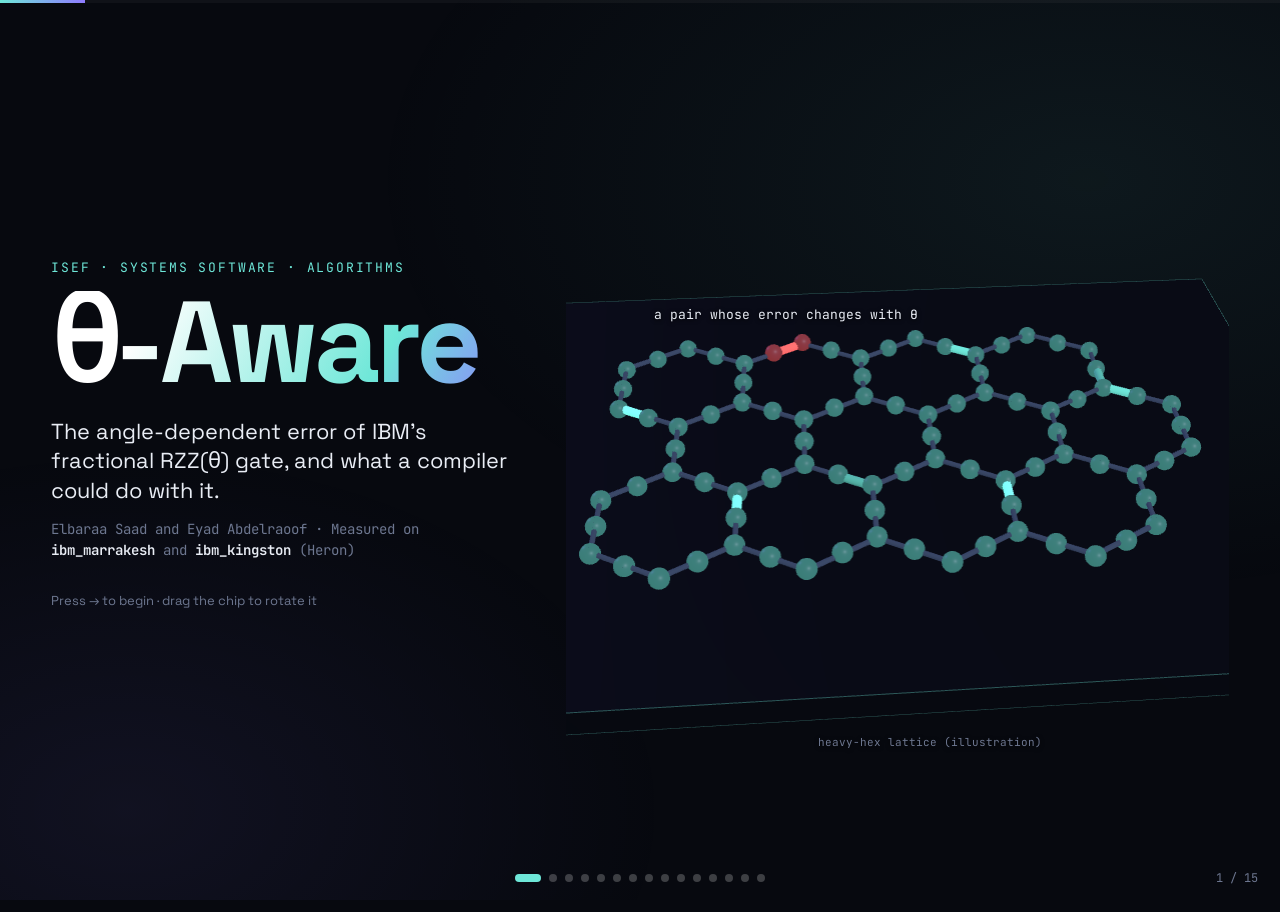
<file: site/index.html>
<!doctype html>
<html lang="en">
<head>
<meta charset="utf-8">
<meta name="viewport" content="width=device-width, initial-scale=1">
<meta name="robots" content="noindex, nofollow">
<title>θ-Aware</title>
<meta name="description" content="θ-Aware: the angle-dependent error of IBM's fractional RZZ(θ) gate, and what a compiler could do with it. ISEF presentation.">
<link rel="preconnect" href="https://fonts.googleapis.com">
<link rel="preconnect" href="https://fonts.gstatic.com" crossorigin>
<link href="https://fonts.googleapis.com/css2?family=Space+Grotesk:wght@400;500;600;700&family=JetBrains+Mono:wght@400;600&family=Noto+Sans+Math&display=swap" rel="stylesheet">
<link rel="stylesheet" href="css/style.css">
<script type="importmap">{ "imports": { "three": "./vendor/three.module.js", "three/addons/": "./vendor/" } }</script>
</head>
<body>
<!--
  HOW TO EDIT
  Every slide is one <section class="slide"> below, in order. Change the text freely.
  data-scene  = the 3D scene shown on the right (chip, bloch, mirror, landscape, compiler)
  data-chart  = a 2D chart drawn from the measured data (coherent, correction, e10, h2, h4)
  Numbers come from data/*.json (exported from the paper's analysis, no QPU used).
  Keys: ← → or space to move, F fullscreen, N speaker notes, Home/End first/last.
-->
<div class="progress"><span id="progress-bar"></span></div>
<nav class="dots" id="dots" aria-label="Slides"></nav>
<div class="counter" id="counter"></div>

<main class="deck" id="deck">

<!-- 1. Title -->
<section class="slide title-slide" data-scene="chip">
  <div class="copy">
    <p class="kicker">ISEF · Systems Software · Algorithms</p>
    <h1>θ-Aware</h1>
    <p class="lead">The angle-dependent error of IBM's fractional RZZ(θ) gate, and what a compiler could do with it.</p>
    <p class="byline">Elbaraa Saad and Eyad Abdelraoof · Measured on <b>ibm_marrakesh</b> and <b>ibm_kingston</b> (Heron)</p>
    <p class="hint">Press → to begin · drag the chip to rotate it</p>
  </div>
  <div class="stage"></div>
  <aside class="notes">Introduce yourself. One sentence: IBM's processors have a gate that rotates by any angle θ, IBM tells us one error number for every angle, and I measured whether that is true.</aside>
</section>

<!-- 2. Problem -->
<section class="slide" data-chart="problem">
  <div class="copy">
    <p class="kicker">The problem</p>
    <h2>One number for every angle</h2>
    <p>Heron processors can apply <span class="m">RZZ(θ)</span> directly, for any <span class="m">0 &lt; θ ≤ π/2</span>, instead of building it from two CZ gates.</p>
    <p>IBM's documentation says the error it reports for this gate <q>is just a copy of the non-fractional gate's counterpart (which may not be the same)</q>, and Pauli twirling is not supported, so coherent errors are not averaged away.</p>
    <p class="callout">A compiler that only reads the reported number cannot tell a good angle from a bad one.</p>
    <p class="qs"><b>Three questions:</b> Does the error depend on θ? What is it made of? How much could a compiler gain by knowing it?</p>
  </div>
  <div class="stage chart"></div>
  <aside class="notes">The dashed line is what IBM reports for pair (10, 11). The dots are what I measured on the same pair. Same gate, same day.</aside>
</section>

<!-- 3. Qubit + RZZ on the Bloch sphere -->
<section class="slide" data-scene="bloch">
  <div class="copy">
    <p class="kicker">How the gate acts</p>
    <h2>RZZ(θ) turns one qubit by ±θ</h2>
    <p>Put the second qubit in <span class="m">|+⟩</span> (on the equator). If the first qubit is <span class="m">|0⟩</span>, RZZ(θ) turns it by <span class="m">+θ</span> around Z; if <span class="m">|1⟩</span>, by <span class="m">−θ</span>.</p>
    <p>A real gate turns a little too far, <span class="m c-d">δ(θ)</span>, and adds its own single-qubit phase <span class="m c-b">β(θ)</span>. Both depend on the angle.</p>
    <div class="controls" data-for="bloch">
      <label>θ <input type="range" name="theta" min="0.13" max="1.571" step="0.001" value="0.393"><output name="theta-out"></output></label>
      <label>Repeat N <input type="range" name="n" min="1" max="16" step="1" value="1"><output name="n-out"></output></label>
      <div class="seg" role="group" aria-label="Control qubit">
        <button data-k="ctrl" data-v="0" class="on">control |0⟩</button><button data-k="ctrl" data-v="1">control |1⟩</button>
      </div>
      <div class="seg" role="group" aria-label="Gate">
        <button data-k="gate" data-v="ideal">ideal gate</button><button data-k="gate" data-v="typical">typical pair (14,15)</button><button data-k="gate" data-v="bad" class="on">worst pair (10,11)</button>
      </div>
    </div>
    <dl class="readout" data-readout="bloch"></dl>
    <p class="legend"><i class="sw ideal"></i>ideal <i class="sw actual"></i>measured gate</p>
  </div>
  <div class="stage"></div>
  <aside class="notes">Drag the angle down to π/24. On (10, 11) the gate turns by about 0.41 rad when we ask for 0.13: it cannot rotate that little. Increase N: the error grows N times. That is the phase-amplification idea on the next slides.</aside>
</section>

<!-- 4. Gate model -->
<section class="slide" data-chart="model">
  <div class="copy">
    <p class="kicker">Gate model</p>
    <h2>Four numbers per angle, not one</h2>
    <div class="equation">RZZ(θ <span class="c-d">+ δ</span>) · RZ<sub>a</sub>(<span class="c-a">α</span>) · RZ<sub>b</sub>(<span class="c-b">β</span>) · then error <span class="c-e">ε</span></div>
    <ul class="defs">
      <li><b class="c-e">ε(θ)</b> incoherent error: the random part. Measured with <b>mirror circuits</b>.</li>
      <li><b class="c-d">δ(θ)</b> over-rotation: the gate turns too far or too little.</li>
      <li><b class="c-a">α(θ)</b>, <b class="c-b">β(θ)</b> local Z phases on each qubit. Invisible to IBM's reported figure.</li>
    </ul>
    <p>δ, α and β are measured with <b>phase amplification</b>: repeat the gate N = 1, 2, 4, 8, 16 times so a small error grows until it can be read.</p>
  </div>
  <div class="stage chart"></div>
  <aside class="notes">Everything coherent can be corrected for free with virtual Z gates. Only ε is a true loss.</aside>
</section>

<!-- 5. Mirror circuits -->
<section class="slide" data-scene="mirror">
  <div class="copy">
    <p class="kicker">Measuring ε(θ)</p>
    <h2>The mirror: go out, come back</h2>
    <p>Apply <span class="m">d</span> layers of RZZ(θ), then <span class="m">d</span> inverse layers (<span class="m">X·RZZ(θ)·X</span>, since the hardware takes no negative angles). A perfect gate comes home exactly.</p>
    <p>What does not come home is the random error. Survival falls as <span class="m">S(d) = A·p<sup>2d</sup></span> for d = 1, 4, 8, 16, 32, and <span class="m">ε = (15/16)(1 − p)</span>.</p>
    <div class="controls" data-for="mirror">
      <label>depth d <input type="range" name="d" min="1" max="32" step="1" value="8"><output name="d-out"></output></label>
      <label>ε (exaggerated) <input type="range" name="eps" min="0" max="0.04" step="0.001" value="0.012"><output name="eps-out"></output></label>
      <div class="seg" role="group" aria-label="Over-rotation"><button data-k="delta" data-v="0">δ = 0</button><button data-k="delta" data-v="1" class="on">δ = 0.15 rad</button></div>
    </div>
    <dl class="readout" data-readout="mirror"></dl>
    <p class="callout small">Turn δ on: the path drifts away from the ideal one, but still comes home. The mirror is blind to over-rotation, which is why δ needs its own measurement.</p>
  </div>
  <div class="stage"></div>
  <aside class="notes">In simulation I injected δ = 0.02 rad and the mirror did not see it. That is a feature: the mirror isolates ε. But it also means mirrored circuits hide coherent errors, so they must not be used alone to evaluate the compiler.</aside>
</section>

<!-- 6. Landscape -->
<section class="slide" data-scene="landscape">
  <div class="copy">
    <p class="kicker">Result 1 · measured</p>
    <h2>The error depends on the angle</h2>
    <p>Each bar is one measured ε(θ). Each red line is IBM's single reported value for that pair. Hover a bar for its numbers.</p>
    <div class="controls" data-for="landscape">
      <div class="seg" role="group" aria-label="Sweep"><button data-k="sweep" data-v="E2" class="on">marrakesh</button><button data-k="sweep" data-v="E8">marrakesh, 1 h later</button><button data-k="sweep" data-v="E7">kingston</button></div>
    </div>
    <div class="stat-row">
      <div class="stat"><b>16 / 24</b><span>pair-sweeps reject a constant error (median; 14–18 across bootstrap seeds; Holm α = 0.01)</span></div>
      <div class="stat"><b>26×</b><span>max/min ε on pair (10, 11)</span></div>
    </div>
    <p class="tooltip-box" id="landscape-tip">Hover or tap a bar.</p>
  </div>
  <div class="stage"></div>
  <aside class="notes">Mirror ε is mostly below IBM's number, as expected, because the mirror excludes coherent error. The point is not the level but the shape: it changes with θ.</aside>
</section>

<!-- 7. Coherent phases -->
<section class="slide" data-chart="coherent">
  <div class="copy">
    <p class="kicker">Result 2 · measured</p>
    <h2>A hidden phase is the bigger coherent error</h2>
    <p>Correcting only δ made results <b>worse</b> (median −0.9%). Re-reading the data showed why: a large single-qubit phase that the δ measurement cancels by design.</p>
    <p>On (10, 11) the local phases reach <span class="m">α −0.26…+0.18</span> and <span class="m">β −0.19…+0.28</span> rad per gate. Elsewhere about 0.06 rad or less.</p>
    <p class="legend"><i class="sw bad"></i>pair (10, 11) <i class="sw grey"></i>other marrakesh pairs</p>
  </div>
  <div class="stage chart"></div>
  <aside class="notes">I kept the negative result, because it led to the main finding. (10, 11) was included on purpose: the pilot flagged it, so it is not a typical pair.</aside>
</section>

<!-- 8. Correction -->
<section class="slide" data-chart="correction">
  <div class="copy">
    <p class="kicker">Result 3 · measured</p>
    <h2>Correcting it is free, and helps unevenly</h2>
    <p>Virtual RZ(−α), RZ(−β) after each gate: no extra error, no extra time. Test: from <span class="m">|++⟩</span>, apply RZZ(θ) K times with Kθ = π or 2π, and read the ideal output.</p>
    <div class="stat-row">
      <div class="stat"><b>+1.0%</b><span>median gain, marrakesh, p = 5.7×10<sup>−8</sup> (98 cases)</span></div>
      <div class="stat"><b>+0.6%</b><span>median gain, kingston, p = 6.1×10<sup>−6</sup> (98 cases)</span></div>
    </div>
    <p>Most of the gain sits on a few bad pairs. On (0, 1), whose calibration was erratic, the correction hurt. A real compiler needs a calibration-quality check.</p>
  </div>
  <div class="stage chart"></div>
  <aside class="notes">Each dot is one test case. Above the diagonal, the correction helped. On (10, 11) several jump from 0.06–0.41 to 0.87–0.96, but three collapse to about 0.02: at π/12 and π/8 the gate cannot rotate that little.</aside>
</section>

<!-- 9. E10 -->
<section class="slide" data-chart="e10">
  <div class="copy">
    <p class="kicker">Result 4 · measured</p>
    <h2>Choosing the implementation can matter more</h2>
    <p>On the worst pair at small angles, the standard decomposition with <b>two CZ gates</b> reached 0.86–0.89 success. The fractional gate reached 0.05–0.44.</p>
    <p>IBM reports the same error for both.</p>
    <p class="callout small">One pair, chosen because it is bad, at its worst angles. 2,000 shots each.</p>
  </div>
  <div class="stage chart"></div>
  <aside class="notes">2-CZ uses twice as many two-qubit gates and still wins here. This is the strongest argument for a compiler that knows per-angle, per-pair behaviour.</aside>
</section>

<!-- 10. Compiler -->
<section class="slide" data-scene="compiler">
  <div class="copy">
    <p class="kicker">The θ-Aware compiler · built</p>
    <h2>One decision per gate</h2>
    <p>For every RZZ(θ), θ-Aware picks the cheapest of: the fractional gate, the fractional gate + <b>free virtual RZ</b> corrections (optionally with a pre-distorted angle), or <b>2 × CZ</b>, using the measured error for that pair at that angle. It can also choose which pairs to use.</p>
    <div class="controls" data-for="compiler">
      <div class="seg" role="group" aria-label="Compiler"><button data-k="mode" data-v="before" class="on">before</button><button data-k="mode" data-v="after">after θ-aware</button></div>
      <div class="seg" role="group" aria-label="Circuit family"><button data-k="family" data-v="lr_qaoa" class="on">LR-QAOA</button><button data-k="family" data-v="ising">Trotter Ising</button><button data-k="family" data-v="random">Random RZZ</button></div>
    </div>
    <dl class="readout" data-readout="compiler"></dl>
    <p class="legend"><i class="sw frac"></i>fractional RZZ <i class="sw badg"></i>on a bad pair <i class="sw cz"></i>2 × CZ <i class="sw fix"></i>virtual RZ (free)</p>
    <p class="warn">The 3D scene replays the earlier simulated rule (8-qubit lines); the next two slides show the built compiler.</p>
  </div>
  <div class="stage"></div>
  <aside class="notes">Nearly all of the projected gain comes from circuits that touch a bad pair. On circuits that avoid them the gain is about 0.4–0.6%. So H2's verdict depends on how common bad pairs are.</aside>
</section>


<!-- 10b. Compiler replay -->
<section class="slide" data-chart="replay">
  <div class="copy">
    <p class="kicker">Result 5 · measured outcomes, replayed</p>
    <h2>Tested on real past jobs</h2>
    <p>We ran the compiler on the exact circuits of earlier hardware jobs, gave it only the calibrations that existed <b>before</b> each job, and looked up how its choice actually did on the QPU.</p>
    <p>On the bad pair it chose 2-CZ every time: success <b>0.23 → 0.88</b>, 6.4× fewer errors. It chose the best measured option in <b>95 of 102</b> held-out cases.</p>
    <p class="callout small">Honest limit: on kingston's healthy pairs it changed nothing measurable (0.879 vs 0.880). E10 is 4 cases on one pair.</p>
  </div>
  <div class="stage chart"></div>
  <aside class="notes">E4 was used to fit the one parameter κ; E6 and E10 are held out. Re-running with κ from 0 to 1 changed no E10 decision. "Best" means within two standard errors (2,000 shots).</aside>
</section>

<!-- 10c. Compiler benchmark -->
<section class="slide" data-chart="bench">
  <div class="copy">
    <p class="kicker">Projection · simulation</p>
    <h2>Fewer errors <em>and</em> fewer gates</h2>
    <p>120 algorithm circuits on 6 qubits, with the measured gate parameters and measured-size drift.</p>
    <ul class="tight">
      <li><b>93% fewer errors</b> than Qiskit with fractional gates (worse on 0% of circuits).</li>
      <li><b>64% fewer errors</b> than Qiskit without them, using <b>45% fewer two-qubit gates</b>.</li>
      <li>With layout choice: <b>80% fewer errors</b> than 2-CZ at half the gates.</li>
    </ul>
    <p class="warn">Projection, not data. At 18× the measured drift the edge over 2-CZ shrinks; day-scale drift is not measured yet.</p>
  </div>
  <div class="stage chart"></div>
  <aside class="notes">Metric: state fidelity before measurement, so every error counts. Single-qubit gates and readout are ideal in the simulation; crosstalk and leakage are not modelled. On circuits without a bad pair the gain over fractional gates is smaller and was not confirmed by the kingston replay.</aside>
</section>

<!-- 11. H2 by depth -->
<section class="slide" data-chart="h2">
  <div class="copy">
    <p class="kicker">Projection</p>
    <h2>Gain grows with depth, and with bad pairs</h2>
    <p>Median relative gain of the simulated θ-aware rule over fractional gates with no correction, by number of layers. The dashed line is the plan's 10% target (H2).</p>
    <p>With bad pairs avoided, the gain falls below 1%. A layout pass that simply avoids bad pairs would capture most of it, but finding them still needs per-angle data.</p>
  </div>
  <div class="stage chart"></div>
  <aside class="notes">Metric: state fidelity times gate survival, not the hardware's success probability. 64% of simulated circuits touch a bad pair, which over-represents them.</aside>
</section>

<!-- 12. Hypotheses -->
<section class="slide">
  <div class="copy wide">
    <p class="kicker">Where the hypotheses stand</p>
    <h2>Expected results of the full experiment</h2>
    <div class="hyp-grid">
      <article class="hyp likely"><h3>H1 · likely</h3><p>Constant error rejected for ≥ 50% of pairs.</p><p class="num">Projected 63% with 60 pairs (95% range 43–75%); 91% of resamples reach 50%.</p></article>
      <article class="hyp open"><h3>H2 · promising, open</h3><p>θ-aware compilation improves median success by ≥ 10%.</p><p class="num">Built and tested: 6.4× fewer errors on the bad pair (replay); no measurable gain on healthy pairs. Needs hardware.</p></article>
      <article class="hyp unsure"><h3>H3 · uncertain</h3><p>The θ-aware model ranks circuits better than IBM's errors.</p><p class="num">ρ 0.74 vs 0.53, difference CI [−0.07, +0.42] includes 0.</p></article>
      <article class="hyp likely"><h3>H4 · plausible</h3><p>Same CI width on ε with ≤ 50% of the QPU time.</p><p class="num">Two depths {1, 32} at 1,106 shots: 43% of the time.</p></article>
    </div>
    <p class="warn">Exploratory: one day, two devices, 8 pairs each, 551 QPU seconds. Several design choices were made after seeing the data.</p>
  </div>
  <aside class="notes">Be honest with the judges: nothing here is confirmatory. The next step is to pre-register the corrected design.</aside>
</section>

<!-- 13. Next -->
<section class="slide" data-scene="chip" data-variant="end">
  <div class="copy">
    <p class="kicker">Next</p>
    <h2>What comes next</h2>
    <ol class="next">
      <li><b>Pre-register</b> the corrected design: pairs chosen without the pilot, a fixed rule for bad pairs, a likelihood test for H1.</li>
      <li><b>Multi-day sweep</b>: ≥ 30 pairs per device, 3 days, about 18 QPU minutes.</li>
      <li><b>Run the compiler on hardware</b> against Qiskit (it is built: phase correction, 2-CZ choice, bad-pair-aware layout, dry run first).</li>
      <li><b>Evaluate</b> on ≥ 40 circuits with classically computable outputs, not only mirrors.</li>
    </ol>
    <p class="lead small">Main message so far: a single reported error misdescribes fractional RZZ(θ) gates, and a few pairs that look normal on paper can be far worse than the standard decomposition.</p>
    <p class="byline">Thank you · Code and data: github.com/Digital-Fingers-Team/theta-aware (private)</p>
  </div>
  <div class="stage"></div>
  <aside class="notes">AI assistance must be disclosed as the fair's rules require: Claude helped write code, simulations and text. You must be able to explain every part.</aside>
</section>

</main>

<div class="notes-panel" id="notes-panel" hidden></div>
<script type="module" src="js/main.js"></script>
</body>
</html>
</file>
<file: site/css/style.css>
:root {
  --bg: #07090f;
  --bg-2: #0d111b;
  --panel: rgba(18, 23, 36, 0.72);
  --line: rgba(160, 180, 220, 0.16);
  --ink: #e9edf5;
  --ink-2: #a5aec2;
  --ink-3: #6d7790;
  --accent: #6ee7d8;      /* teal: measured / qubit */
  --c-delta: #ffb454;     /* δ over-rotation */
  --c-alpha: #b49bff;     /* α */
  --c-beta: #ff7ab6;      /* β */
  --c-eps: #6ee7d8;       /* ε */
  --bad: #ff5d5d;
  --cz: #8f7bff;
  --proj: #ffb454;        /* projections */
  --good: #63e6a0;
  --font: "Space Grotesk", "Noto Sans Math", system-ui, -apple-system, "Segoe UI", sans-serif;
  --mono: "JetBrains Mono", "Noto Sans Math", ui-monospace, SFMono-Regular, Menlo, monospace;
  color-scheme: dark;
}

* { box-sizing: border-box; }
html, body { margin: 0; height: 100%; background: var(--bg); color: var(--ink); font-family: var(--font); }
body { overflow: hidden; -webkit-font-smoothing: antialiased; }
body::before {
  content: ""; position: fixed; inset: 0; pointer-events: none; z-index: 0;
  background:
    radial-gradient(1200px 700px at 85% 20%, rgba(110, 231, 216, 0.07), transparent 60%),
    radial-gradient(900px 600px at 10% 90%, rgba(143, 123, 255, 0.08), transparent 60%);
}

.deck { position: relative; z-index: 1; height: 100%; }
.slide {
  position: absolute; inset: 0;
  display: grid; grid-template-columns: minmax(320px, 0.9fr) 1.25fr; gap: clamp(16px, 3vw, 48px);
  padding: clamp(28px, 5vh, 64px) clamp(20px, 4vw, 72px) clamp(40px, 7vh, 80px);
  opacity: 0; visibility: hidden; transform: translateY(12px);
  transition: opacity .45s ease, transform .45s ease, visibility 0s linear .45s;
}
.slide.active { opacity: 1; visibility: visible; transform: none; transition: opacity .45s ease, transform .45s ease; }
.slide:not([data-scene]):not([data-chart]) { grid-template-columns: 1fr; }

.copy { align-self: center; max-width: 620px; overflow-y: auto; max-height: 100%; padding-right: 6px; }
.copy.wide { max-width: 1180px; margin: 0 auto; }
.stage { position: relative; min-height: 0; border-radius: 18px; overflow: hidden; }
.stage canvas { display: block; width: 100% !important; height: 100% !important; outline: none; touch-action: none; }
.stage.chart { display: flex; align-items: center; justify-content: center; padding: 12px; background: var(--panel); border: 1px solid var(--line); }
.stage.chart svg { width: 100%; height: 100%; max-height: 100%; }

.kicker { font-family: var(--mono); font-size: 13px; letter-spacing: .14em; text-transform: uppercase; color: var(--accent); margin: 0 0 14px; }
h1 { font-size: clamp(56px, 9vw, 132px); line-height: .9; margin: 0 0 22px; letter-spacing: -0.04em; font-weight: 700;
  background: linear-gradient(120deg, #fff 20%, var(--accent) 70%, var(--cz)); -webkit-background-clip: text; background-clip: text; color: transparent; }
h2 { font-size: clamp(28px, 3.4vw, 50px); line-height: 1.04; margin: 0 0 20px; letter-spacing: -0.025em; font-weight: 600; }
h3 { margin: 0 0 8px; font-size: 20px; }
p, li { font-size: clamp(15px, 1.25vw, 19px); line-height: 1.5; color: var(--ink-2); margin: 0 0 14px; }
p b, li b { color: var(--ink); font-weight: 600; }
.lead { font-size: clamp(18px, 1.7vw, 26px); color: var(--ink); line-height: 1.35; }
.lead.small { font-size: clamp(16px, 1.35vw, 21px); }
.byline { font-family: var(--mono); font-size: 14px; color: var(--ink-3); }
.hint { font-size: 13px; color: var(--ink-3); margin-top: 30px; }
q { color: var(--ink); font-style: italic; }
.m { font-family: var(--mono); font-size: .92em; color: var(--ink); white-space: nowrap; }
.c-d { color: var(--c-delta) !important; } .c-a { color: var(--c-alpha) !important; } .c-b { color: var(--c-beta) !important; } .c-e { color: var(--c-eps) !important; }

.callout { border-left: 3px solid var(--accent); padding: 8px 0 8px 16px; color: var(--ink); background: linear-gradient(90deg, rgba(110,231,216,.08), transparent); border-radius: 0 8px 8px 0; }
.callout.small { font-size: 15px; }
.warn { font-family: var(--mono); font-size: 13px; color: var(--proj); border: 1px dashed rgba(255,180,84,.5); padding: 8px 12px; border-radius: 8px; display: inline-block; }
.qs { margin-top: 20px; }

.equation { font-family: var(--mono); font-size: clamp(16px, 1.6vw, 24px); color: var(--ink); background: var(--panel); border: 1px solid var(--line); border-radius: 12px; padding: 16px 18px; margin: 0 0 18px; line-height: 1.4; }
.defs { padding-left: 18px; } .defs li { margin-bottom: 8px; }

.controls { display: grid; gap: 10px; margin: 18px 0 12px; padding: 14px; background: var(--panel); border: 1px solid var(--line); border-radius: 14px; }
.controls label { display: grid; grid-template-columns: 110px 1fr 64px; align-items: center; gap: 10px; font-family: var(--mono); font-size: 13px; color: var(--ink-2); }
.controls output { text-align: right; color: var(--ink); }
input[type=range] { width: 100%; accent-color: var(--accent); }
.seg { display: flex; flex-wrap: wrap; gap: 6px; }
.seg button { font: 500 13px var(--font); color: var(--ink-2); background: transparent; border: 1px solid var(--line); border-radius: 999px; padding: 6px 12px; cursor: pointer; transition: all .15s; }
.seg button:hover { color: var(--ink); border-color: rgba(160,180,220,.4); }
.seg button.on { color: #061014; background: var(--accent); border-color: var(--accent); }

.readout { display: grid; grid-template-columns: repeat(auto-fit, minmax(120px, 1fr)); gap: 8px; margin: 0 0 12px; }
.readout div { background: rgba(255,255,255,.03); border: 1px solid var(--line); border-radius: 10px; padding: 8px 10px; }
.readout dt { font-family: var(--mono); font-size: 11px; color: var(--ink-3); letter-spacing: .03em; }
.readout dd { margin: 2px 0 0; font-family: var(--mono); font-size: 17px; color: var(--ink); }

.legend { font-family: var(--mono); font-size: 12px; color: var(--ink-3); display: flex; flex-wrap: wrap; align-items: center; gap: 6px 14px; }
.sw { display: inline-block; width: 18px; height: 6px; border-radius: 3px; margin-right: 6px; vertical-align: middle; }
.sw.ideal { background: #ffffff; opacity: .55; } .sw.actual { background: var(--c-delta); }
.sw.bad, .sw.badg { background: var(--bad); } .sw.grey { background: #7b8396; }
.sw.frac { background: var(--accent); } .sw.cz { background: var(--cz); } .sw.fix { background: var(--c-beta); }

.stat-row { display: flex; gap: 12px; flex-wrap: wrap; margin: 14px 0; }
.stat { flex: 1 1 180px; background: var(--panel); border: 1px solid var(--line); border-radius: 14px; padding: 12px 14px; }
.stat b { display: block; font-size: 30px; color: var(--accent); letter-spacing: -.02em; }
.stat span { font-size: 13px; color: var(--ink-2); line-height: 1.35; display: block; }
.tooltip-box { font-family: var(--mono); font-size: 13px; color: var(--ink); background: var(--panel); border: 1px solid var(--line); border-radius: 10px; padding: 10px 12px; min-height: 64px; white-space: pre-line; }

.hyp-grid { display: grid; grid-template-columns: repeat(4, 1fr); gap: 14px; margin: 10px 0 22px; }
.hyp { background: var(--panel); border: 1px solid var(--line); border-radius: 16px; padding: 18px; border-top: 4px solid var(--ink-3); }
.hyp.likely { border-top-color: var(--good); } .hyp.open { border-top-color: var(--proj); } .hyp.unsure { border-top-color: var(--bad); }
.hyp .num { font-family: var(--mono); font-size: 13px; color: var(--ink); }
.next { padding-left: 22px; } .next li { margin-bottom: 10px; }

/* chrome */
.progress { position: fixed; left: 0; right: 0; top: 0; height: 3px; z-index: 5; background: rgba(255,255,255,.04); }
.progress span { display: block; height: 100%; width: 0; background: linear-gradient(90deg, var(--accent), var(--cz)); transition: width .4s ease; }
.dots { position: fixed; z-index: 5; bottom: 18px; left: 50%; transform: translateX(-50%); display: flex; gap: 8px; }
.dots button { width: 8px; height: 8px; padding: 0; border-radius: 50%; border: 0; background: rgba(255,255,255,.22); cursor: pointer; transition: all .2s; }
.dots button.on { width: 26px; border-radius: 4px; background: var(--accent); }
.counter { position: fixed; z-index: 5; right: 22px; bottom: 14px; font-family: var(--mono); font-size: 12px; color: var(--ink-3); }
.notes { display: none; }
.notes-panel { position: fixed; z-index: 6; left: 16px; right: 16px; bottom: 44px; max-width: 760px; margin: 0 auto; background: rgba(10,13,20,.94); border: 1px solid var(--line); border-radius: 12px; padding: 14px 16px; font-size: 15px; color: var(--ink-2); line-height: 1.5; }
.label3d { position: absolute; pointer-events: none; font-family: var(--mono); font-size: 13px; color: var(--ink); text-shadow: 0 1px 4px #000; transform: translate(-50%, -50%); white-space: nowrap; }
.label3d.dim { color: var(--ink-3); font-size: 11px; }

/* svg charts */
.ax { stroke: rgba(160,180,220,.35); stroke-width: 1; }
.grid { stroke: rgba(160,180,220,.09); stroke-width: 1; }
.tick { fill: var(--ink-3); font: 11px var(--mono); }
.axlabel { fill: var(--ink-2); font: 12px var(--mono); }
.ctitle { fill: var(--ink); font: 600 14px var(--font); }
.cnote { fill: var(--ink-3); font: 11px var(--mono); }

@media (max-width: 900px) {
  body { overflow: auto; }
  .slide { position: relative; inset: auto; display: block; opacity: 1; visibility: visible; transform: none; min-height: 100vh; padding: 28px 16px 40px; border-bottom: 1px solid var(--line); }
  .copy { max-height: none; overflow: visible; max-width: none; }
  .stage { height: 62vh; margin-top: 16px; }
  .hyp-grid { grid-template-columns: 1fr 1fr; }
  .dots, .counter { display: none; }
  .controls label { grid-template-columns: 90px 1fr 56px; }
}
@media (max-width: 520px) { .hyp-grid { grid-template-columns: 1fr; } }
@media (prefers-reduced-motion: reduce) { .slide { transition: none; } }
</file>
